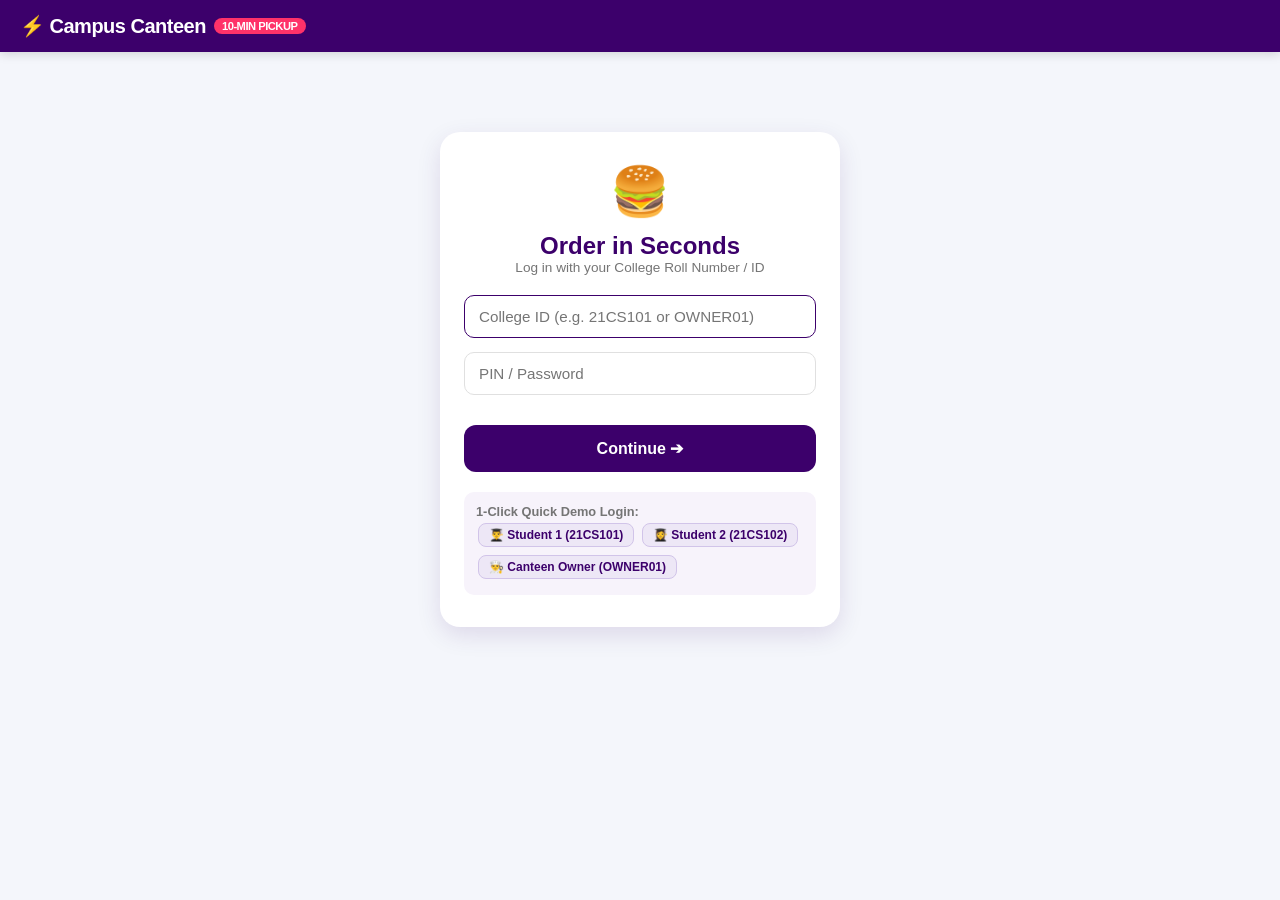
<file: src/main/resources/static/index.html>
<!DOCTYPE html>
<html lang="en">
<head>
    <meta charset="UTF-8">
    <meta name="viewport" content="width=device-width, initial-scale=1.0">
    <title>Campus Canteen | Zepto-Fast Login</title>
    <link rel="stylesheet" href="css/style.css">
    <style>
        .quick-btn {
            display: inline-block;
            background: #ede7f6;
            color: var(--zepto-purple);
            border: 1px solid #d1c4e9;
            padding: 4px 10px;
            border-radius: 8px;
            font-size: 0.75rem;
            font-weight: 700;
            cursor: pointer;
            margin: 4px 2px;
            transition: all 0.2s;
        }
        .quick-btn:hover {
            background: var(--zepto-purple);
            color: #fff;
        }
    </style>
</head>
<body>

    <header class="app-header">
        <div class="brand-badge">
            ⚡ Campus Canteen
            <span class="pill">10-MIN PICKUP</span>
        </div>
    </header>

    <div class="login-box">
        <div style="font-size: 3rem; margin-bottom: 12px;">🍔</div>
        <h2 style="font-weight: 800; color: var(--zepto-purple);">Order in Seconds</h2>
        <p style="color: var(--text-muted); font-size: 0.85rem; margin-bottom: 20px;">
            Log in with your College Roll Number / ID
        </p>

        <form id="loginForm">
            <input type="text" id="collegeId" class="login-input" placeholder="College ID (e.g. 21CS101 or OWNER01)" required autofocus>
            <input type="password" id="password" class="login-input" placeholder="PIN / Password" required>

            <button type="submit" class="btn-primary" id="loginSubmitBtn">
                Continue ➔
            </button>
        </form>

        <div id="loginError" style="color: #d32f2f; font-size: 0.85rem; margin-top: 10px; display: none;"></div>

        <div class="demo-credentials">
            <strong>1-Click Quick Demo Login:</strong><br>
            <button type="button" class="quick-btn" onclick="quickFill('21CS101', '1234')">👨‍🎓 Student 1 (21CS101)</button>
            <button type="button" class="quick-btn" onclick="quickFill('21CS102', '1234')">👩‍🎓 Student 2 (21CS102)</button>
            <button type="button" class="quick-btn" onclick="quickFill('OWNER01', 'admin123')">👨‍🍳 Canteen Owner (OWNER01)</button>
        </div>
    </div>

    <script src="js/auth.js"></script>
    <script>
        function quickFill(id, pin) {
            document.getElementById('collegeId').value = id;
            document.getElementById('password').value = pin;
            document.getElementById('loginSubmitBtn').click();
        }
    </script>
</body>
</html>
</file>
<file: src/main/resources/static/css/style.css>
:root {
    --zepto-purple: #3c006b;
    --zepto-purple-light: #5a1197;
    --zepto-accent: #ff3269;
    --zepto-green: #0c831f;
    --zepto-green-light: #e8f5e9;
    --bg-page: #f4f6fb;
    --card-bg: #ffffff;
    --text-primary: #1c1c1c;
    --text-muted: #757575;
    --border-color: #eaeaea;
    --shadow-soft: 0 4px 14px rgba(0, 0, 0, 0.06);
    --shadow-hover: 0 8px 24px rgba(60, 0, 107, 0.12);
}

* {
    margin: 0;
    padding: 0;
    box-sizing: border-box;
    font-family: -apple-system, BlinkMacSystemFont, "Segoe UI", Roboto, Helvetica, Arial, sans-serif;
}

body {
    background-color: var(--bg-page);
    color: var(--text-primary);
    min-height: 100vh;
}

/* Header & Top Bar */
.app-header {
    background: var(--zepto-purple);
    color: #fff;
    padding: 14px 20px;
    display: flex;
    justify-content: space-between;
    align-items: center;
    position: sticky;
    top: 0;
    z-index: 100;
    box-shadow: 0 2px 10px rgba(0,0,0,0.15);
}

.brand-badge {
    display: flex;
    align-items: center;
    gap: 8px;
    font-size: 1.25rem;
    font-weight: 800;
    letter-spacing: -0.5px;
}

.brand-badge .pill {
    background: var(--zepto-accent);
    color: #fff;
    font-size: 0.7rem;
    padding: 2px 8px;
    border-radius: 12px;
    text-transform: uppercase;
}

.user-tag {
    font-size: 0.85rem;
    background: rgba(255, 255, 255, 0.15);
    padding: 6px 12px;
    border-radius: 20px;
    display: flex;
    align-items: center;
    gap: 10px;
}

.logout-btn {
    background: transparent;
    border: none;
    color: #ffd1dc;
    font-weight: 600;
    cursor: pointer;
    font-size: 0.8rem;
    text-decoration: underline;
}

/* Category Filter Bar */
.category-scroller {
    background: #fff;
    padding: 12px 20px;
    display: flex;
    gap: 10px;
    overflow-x: auto;
    border-bottom: 1px solid var(--border-color);
}

.cat-chip {
    padding: 8px 16px;
    border-radius: 20px;
    background: #f0f1f5;
    color: var(--text-primary);
    border: 1px solid transparent;
    font-size: 0.85rem;
    font-weight: 600;
    cursor: pointer;
    white-space: nowrap;
    transition: all 0.2s;
}

.cat-chip.active {
    background: var(--zepto-purple);
    color: #fff;
}

/* Container */
.container {
    max-width: 1000px;
    margin: 20px auto;
    padding: 0 16px 100px;
}

/* Menu Grid */
.menu-grid {
    display: grid;
    grid-template-columns: repeat(auto-fill, minmax(220px, 1fr));
    gap: 16px;
    margin-top: 16px;
}

.food-card {
    background: var(--card-bg);
    border-radius: 16px;
    padding: 16px;
    box-shadow: var(--shadow-soft);
    display: flex;
    flex-direction: column;
    justify-content: space-between;
    border: 1px solid var(--border-color);
    transition: transform 0.2s, box-shadow 0.2s;
}

.food-card:hover {
    transform: translateY(-2px);
    box-shadow: var(--shadow-hover);
}

.food-emoji {
    font-size: 3rem;
    text-align: center;
    background: #faf7ff;
    padding: 12px;
    border-radius: 12px;
    margin-bottom: 12px;
}

.food-title {
    font-size: 1.05rem;
    font-weight: 700;
    margin-bottom: 4px;
}

.food-desc {
    font-size: 0.8rem;
    color: var(--text-muted);
    margin-bottom: 12px;
    flex-grow: 1;
}

.food-bottom {
    display: flex;
    justify-content: space-between;
    align-items: center;
    margin-top: 8px;
}

.food-price {
    font-size: 1.1rem;
    font-weight: 800;
    color: var(--text-primary);
}

/* Add Button with Counter */
.btn-add {
    background: #fff;
    color: var(--zepto-green);
    border: 1.5px solid var(--zepto-green);
    font-weight: 700;
    padding: 6px 16px;
    border-radius: 8px;
    cursor: pointer;
    transition: background 0.2s, color 0.2s;
}

.btn-add:hover {
    background: var(--zepto-green-light);
}

.qty-control {
    display: flex;
    align-items: center;
    gap: 8px;
    background: var(--zepto-green);
    color: white;
    border-radius: 8px;
    padding: 4px 8px;
}

.qty-control button {
    background: transparent;
    border: none;
    color: white;
    font-size: 1rem;
    font-weight: 800;
    cursor: pointer;
    width: 20px;
}

/* Floating Cart Bar */
.cart-bar {
    position: fixed;
    bottom: 16px;
    left: 50%;
    transform: translateX(-50%);
    width: min(92%, 600px);
    background: var(--zepto-green);
    color: white;
    padding: 12px 20px;
    border-radius: 14px;
    display: flex;
    justify-content: space-between;
    align-items: center;
    box-shadow: 0 8px 24px rgba(12, 131, 31, 0.4);
    cursor: pointer;
    z-index: 99;
}

.cart-bar-btn {
    background: #fff;
    color: var(--zepto-green);
    border: none;
    font-weight: 800;
    padding: 8px 16px;
    border-radius: 8px;
    font-size: 0.9rem;
}

/* Modal / Drawer */
.modal-overlay {
    position: fixed;
    top: 0; left: 0; right: 0; bottom: 0;
    background: rgba(0, 0, 0, 0.5);
    display: none;
    align-items: flex-end;
    justify-content: center;
    z-index: 200;
}

.modal-overlay.active {
    display: flex;
}

.modal-content {
    background: #fff;
    width: 100%;
    max-width: 500px;
    border-radius: 20px 20px 0 0;
    padding: 24px;
    max-height: 80vh;
    overflow-y: auto;
    animation: slideUp 0.3s ease;
}

@keyframes slideUp {
    from { transform: translateY(100%); }
    to { transform: translateY(0); }
}

.modal-header {
    display: flex;
    justify-content: space-between;
    align-items: center;
    margin-bottom: 16px;
}

.modal-close {
    background: #f0f0f0;
    border: none;
    width: 32px;
    height: 32px;
    border-radius: 50%;
    font-weight: bold;
    cursor: pointer;
}

.bill-item {
    display: flex;
    justify-content: space-between;
    padding: 8px 0;
    font-size: 0.9rem;
}

.bill-total {
    border-top: 2px dashed #ddd;
    margin-top: 12px;
    padding-top: 12px;
    display: flex;
    justify-content: space-between;
    font-weight: 800;
    font-size: 1.1rem;
}

.btn-primary {
    width: 100%;
    background: var(--zepto-purple);
    color: white;
    border: none;
    padding: 14px;
    border-radius: 12px;
    font-size: 1rem;
    font-weight: 700;
    cursor: pointer;
    margin-top: 16px;
    transition: background 0.2s;
}

.btn-primary:hover {
    background: var(--zepto-purple-light);
}

/* Orders List & Status Badges */
.order-card {
    background: #fff;
    border-radius: 14px;
    padding: 16px;
    margin-bottom: 12px;
    box-shadow: var(--shadow-soft);
    border: 1px solid var(--border-color);
}

.order-card-header {
    display: flex;
    justify-content: space-between;
    margin-bottom: 8px;
    font-size: 0.9rem;
}

.status-badge {
    padding: 4px 10px;
    border-radius: 20px;
    font-size: 0.75rem;
    font-weight: 700;
    text-transform: uppercase;
}

.status-PENDING { background: #fff3cd; color: #856404; }
.status-PREPARING { background: #cce5ff; color: #004085; }
.status-READY { background: #d4edda; color: #155724; }
.status-COMPLETED { background: #e2e3e5; color: #383d41; }

/* Owner Dashboard Actions */
.order-actions {
    display: flex;
    gap: 8px;
    margin-top: 12px;
}

.action-btn {
    flex: 1;
    padding: 8px;
    border-radius: 8px;
    border: none;
    font-weight: 700;
    cursor: pointer;
    font-size: 0.85rem;
}

.btn-prep { background: #004085; color: #fff; }
.btn-ready { background: #155724; color: #fff; }
.btn-done { background: #6c757d; color: #fff; }

/* Login Page Styling */
.login-box {
    max-width: 400px;
    margin: 80px auto;
    background: #fff;
    padding: 32px 24px;
    border-radius: 20px;
    box-shadow: var(--shadow-hover);
    text-align: center;
}

.login-input {
    width: 100%;
    padding: 12px 14px;
    margin-bottom: 14px;
    border: 1.5px solid #e0e0e0;
    border-radius: 10px;
    font-size: 0.95rem;
    outline: none;
}

.login-input:focus {
    border-color: var(--zepto-purple);
}

.demo-credentials {
    background: #f7f3fb;
    padding: 12px;
    border-radius: 10px;
    margin-top: 20px;
    font-size: 0.8rem;
    text-align: left;
    color: var(--text-muted);
}
</file>
